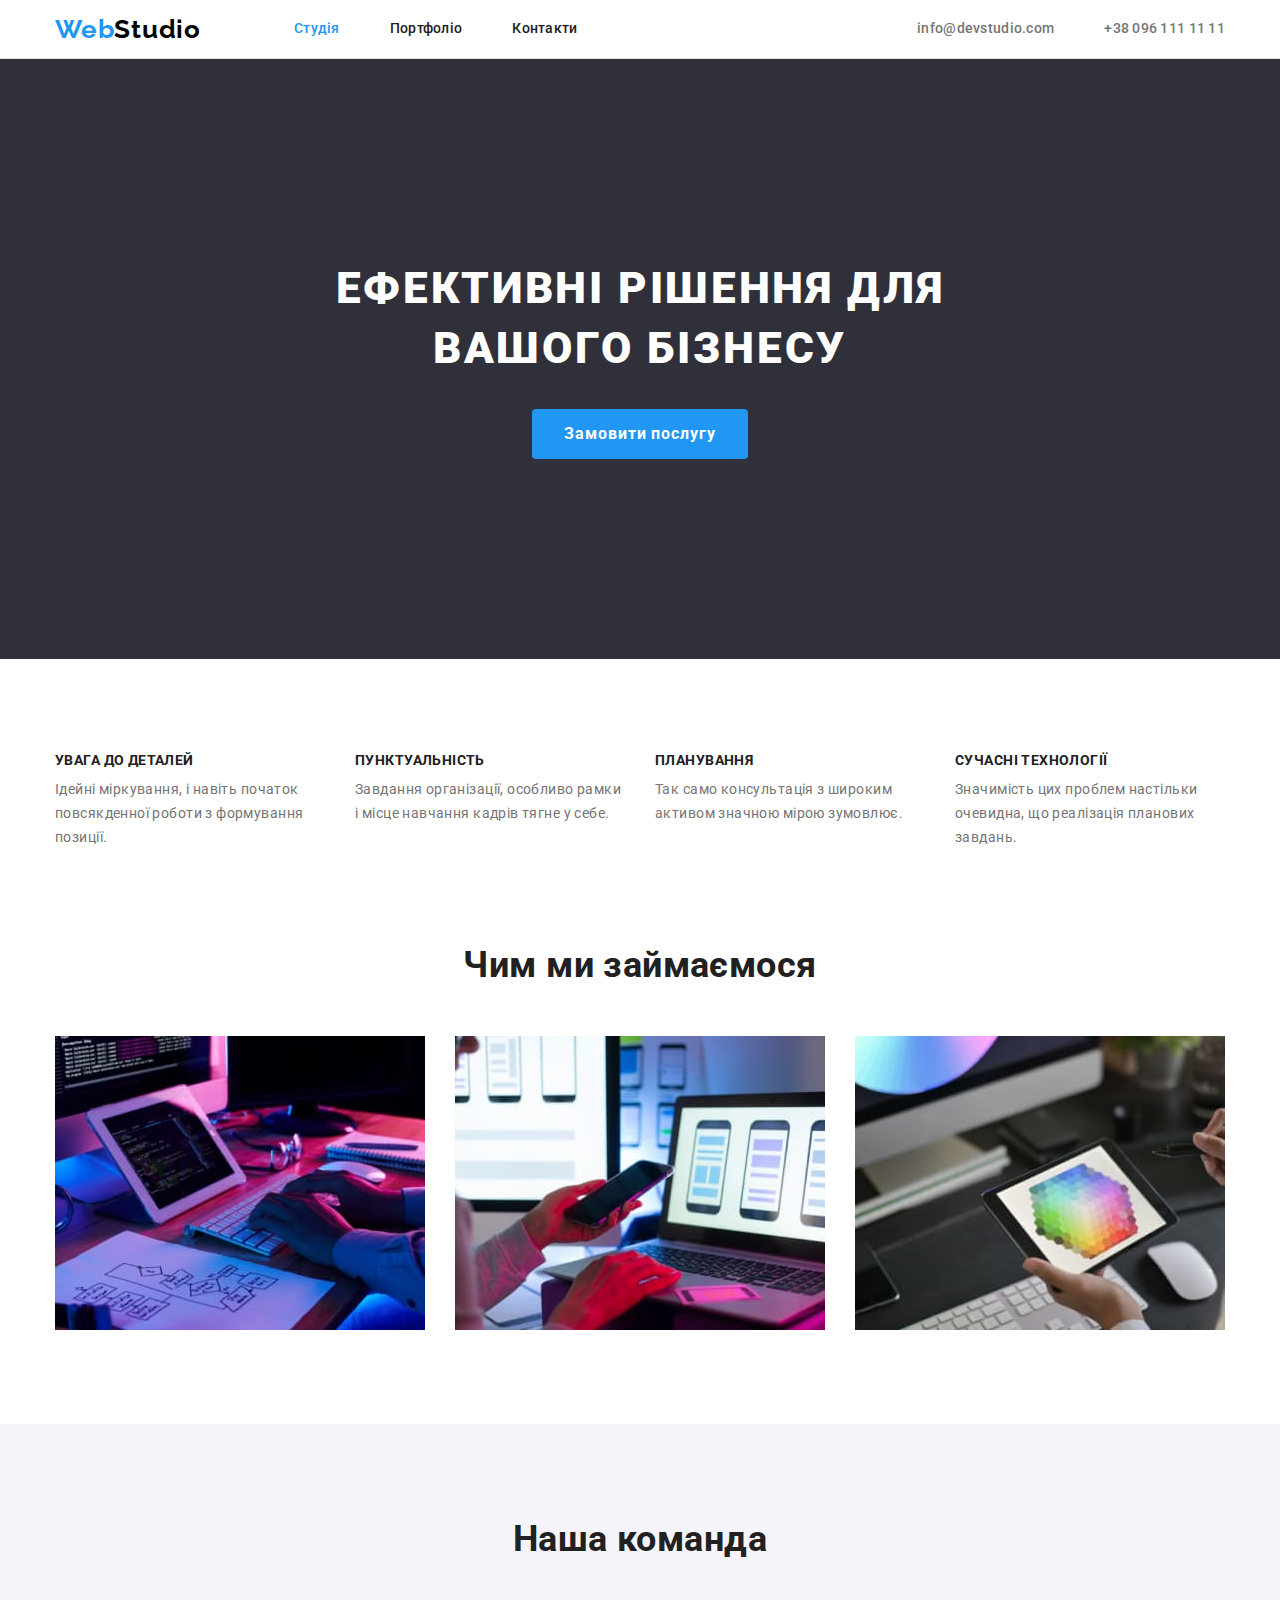
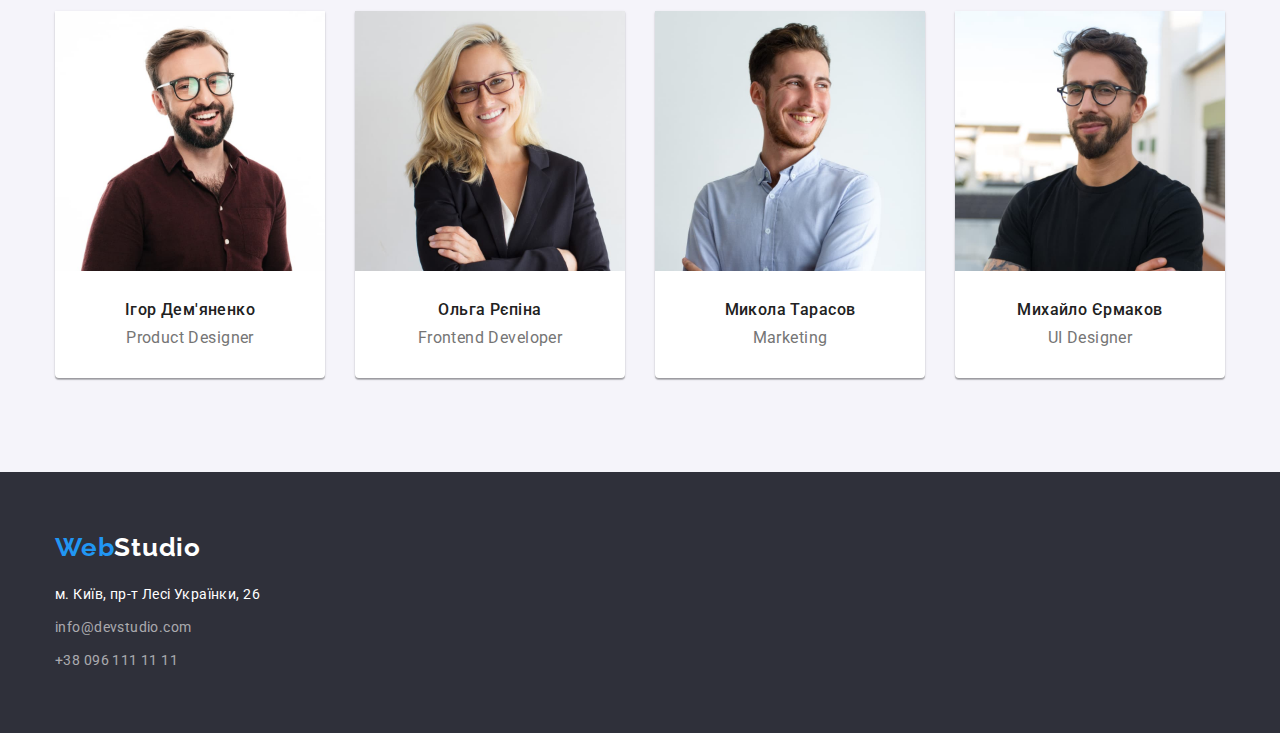
<file: index.html>
<!DOCTYPE html>
<html lang="en">
  <head>
    <meta charset="UTF-8" />
    <meta http-equiv="X-UA-Compatible" content="IE=edge" />
    <meta name="viewport" content="width=device-width, initial-scale=1.0" />
    <title>Document</title>
    <link rel="preconnect" href="https://fonts.googleapis.com" />
    <link rel="preconnect" href="https://fonts.gstatic.com" crossorigin />
    <link
      href="https://fonts.googleapis.com/css2?family=Raleway:wght@700&family=Roboto:wght@400;500;700;900&display=swap"
      rel="stylesheet"
    />
    <link
      rel="stylesheet"
      href="https://cdnjs.cloudflare.com/ajax/libs/modern-normalize/1.1.0/modern-normalize.min.css"
      integrity="sha512-wpPYUAdjBVSE4KJnH1VR1HeZfpl1ub8YT/NKx4PuQ5NmX2tKuGu6U/JRp5y+Y8XG2tV+wKQpNHVUX03MfMFn9Q=="
      crossorigin="anonymous"
      referrerpolicy="no-referrer"
    />

    <link rel="stylesheet" href="./css/styles.css" />
  </head>
  <body>
    <header class="header">
      <div class="container main-nav">
        <a href="./index.html" class="logo link">Web<span class="logo-header">Studio</span></a>

        <nav>
          <ul class="site-nav list">
            <li><a href="./index.html" class="nav-link link current">Студія</a></li>
            <li><a href="./portfolio.html" class="nav-link link">Портфоліо</a></li>
            <li><a href="/" class="nav-link link">Контакти</a></li>
          </ul>
        </nav>

        <ul class="contact-list-header list">
          <li>
            <a href="mailto:info@devstudio.com" class="header-contacts link">info@devstudio.com</a>
          </li>
          <li><a href="tel:+380961111111" class="header-contacts link">+38 096 111 11 11</a></li>
        </ul>
      </div>
    </header>

    <main>
      <section class="main section">
        <div class="container">
          <h1 class="main-title">Ефективні рішення для вашого бізнесу</h1>
          <button type="button" class="main-button">Замовити послугу</button>
        </div>
      </section>

      <section class="section">
        <div class="container">
          <h2 class="hidden-title">Особливості</h2>
          <ul class="list feature-list">
            <li class="feature-item">
              <h3 class="sub-title">УВАГА ДО ДЕТАЛЕЙ</h3>
              <p>Ідейні міркування, і навіть початок повсякденної роботи з формування позиції.</p>
            </li>
            <li class="feature-item">
              <h3 class="sub-title">ПУНКТУАЛЬНІСТЬ</h3>
              <p>Завдання організації, особливо рамки і місце навчання кадрів тягне у себе.</p>
            </li>
            <li class="feature-item">
              <h3 class="sub-title">ПЛАНУВАННЯ</h3>
              <p>Так само консультація з широким активом значною мірою зумовлює.</p>
            </li>
            <li class="feature-item">
              <h3 class="sub-title">СУЧАСНІ ТЕХНОЛОГІЇ</h3>
              <p>Значимість цих проблем настільки очевидна, що реалізація планових завдань.</p>
            </li>
          </ul>
        </div>
      </section>

      <section class="section occupation">
        <div class="container">
          <h2 class="secondary-title occupation-title">Чим ми займаємося</h2>
          <ul class="list occupation-list">
            <li class="occupation-item">
              <img src="./images/img1.jpg" alt="Друкування на клаві" width="370" />
            </li>
            <li class="occupation-item">
              <img src="./images/img2.jpg" alt="Телефон в руці" width="370" />
            </li>
            <li class="occupation-item">
              <img src="./images/img3.jpg" alt="Шестикутник на планшеті" width="370" />
            </li>
          </ul>
        </div>
      </section>
      <section class="section team">
        <div class="container">
          <h2 class="secondary-title team-title">Наша команда</h2>
          <ul class="list team-list">
            <li class="team-item">
              <img src="./images/img5.jpg" alt="Ігор" width="270" />
              <div class="team-info">
                <h3 class="team-surname">Ігор Дем'яненко</h3>
                <p class="team-description">Product Designer</p>
              </div>
            </li>
            <li class="team-item">
              <img src="./images/img6.jpg" alt="Ольга" width="270" />
              <div class="team-info">
                <h3 class="team-surname">Ольга Рєпіна</h3>
                <p class="team-description">Frontend Developer</p>
              </div>
            </li>
            <li class="team-item">
              <img src="./images/img7.jpg" alt="Микола" width="270" />
              <div class="team-info">
                <h3 class="team-surname">Микола Тарасов</h3>
                <p class="team-description">Marketing</p>
              </div>
            </li>
            <li class="team-item">
              <img src="./images/img8.jpg" alt="Михайло" width="270" />
              <div class="team-info">
                <h3 class="team-surname">Михайло Єрмаков</h3>
                <p class="team-description">UI Designer</p>
              </div>
            </li>
          </ul>
        </div>
      </section>
    </main>
    <footer class="footer">
      <div class="container">
        <a href="./index.html" class="logo link">Web<span class="logo-footer">Studio</span></a>
        <address>
          <ul class="footer-adress list">
            <li>
              <a href="https://goo.gl/maps/8aTKNNun7sEFTLPM9" class="adress-link link"
                >м. Київ, пр-т Лесі Українки, 26</a
              >
            </li>
            <li>
              <a href="mailto:info@devstudio.com" class="footer-contacts link"
                >info@devstudio.com</a
              >
            </li>
            <li><a href="tel:+380961111111" class="footer-contacts link">+38 096 111 11 11</a></li>
          </ul>
        </address>
      </div>
    </footer>
  </body>
</html>
</file>
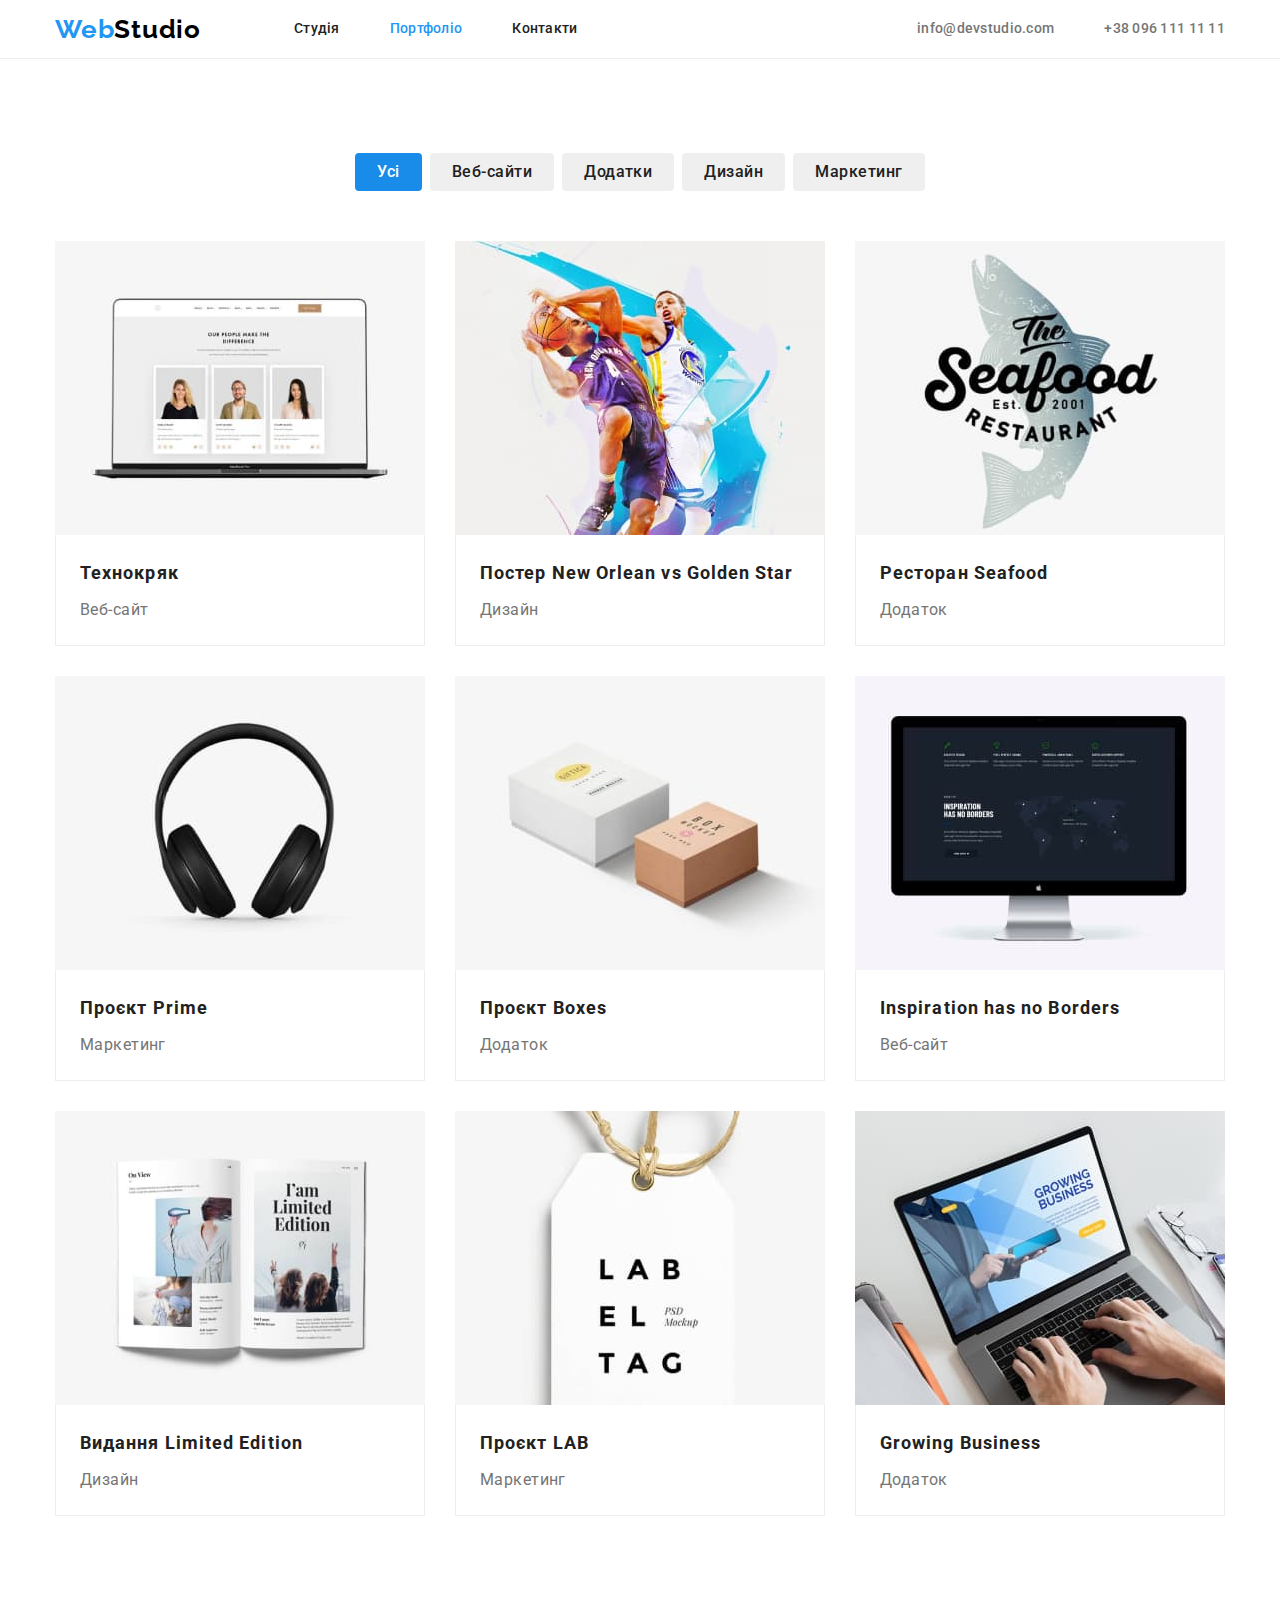
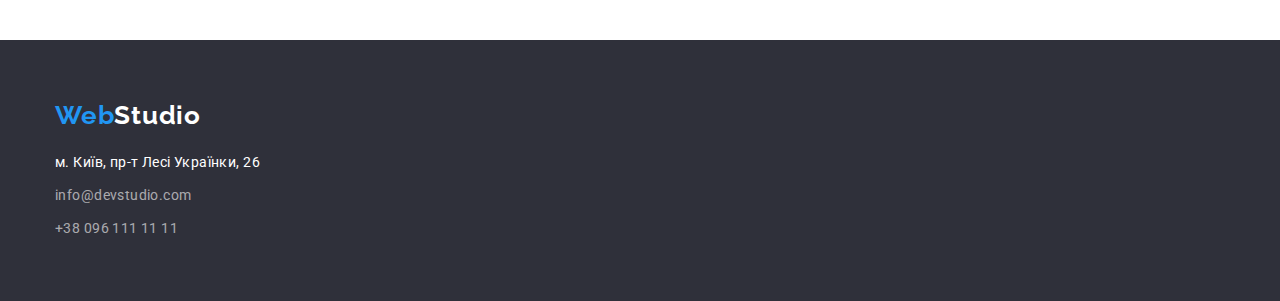
<file: portfolio.html>
<!DOCTYPE html>
<html lang="en">
  <head>
    <meta charset="UTF-8" />
    <meta http-equiv="X-UA-Compatible" content="IE=edge" />
    <meta name="viewport" content="width=device-width, initial-scale=1.0" />
    <title>Portfolio</title>
    <link rel="preconnect" href="https://fonts.googleapis.com" />
    <link rel="preconnect" href="https://fonts.gstatic.com" crossorigin />
    <link
      href="https://fonts.googleapis.com/css2?family=Raleway:wght@700&family=Roboto:wght@400;500;700;900&display=swap"
      rel="stylesheet"
    />
    <link
      rel="stylesheet"
      href="https://cdnjs.cloudflare.com/ajax/libs/modern-normalize/1.1.0/modern-normalize.min.css"
      integrity="sha512-wpPYUAdjBVSE4KJnH1VR1HeZfpl1ub8YT/NKx4PuQ5NmX2tKuGu6U/JRp5y+Y8XG2tV+wKQpNHVUX03MfMFn9Q=="
      crossorigin="anonymous"
      referrerpolicy="no-referrer"
    />
    <link rel="stylesheet" href="./css/styles.css" />
  </head>
  <body>
    <header class="header">
      <div class="container main-nav">
        <a href="./index.html" class="logo link">Web<span class="logo-header">Studio</span></a>

        <nav>
          <ul class="site-nav list">
            <li><a href="./index.html" class="nav-link link">Студія</a></li>
            <li><a href="./portfolio.html" class="nav-link link current">Портфоліо</a></li>
            <li><a href="/" class="nav-link link">Контакти</a></li>
          </ul>
        </nav>

        <ul class="contact-list-header list">
          <li>
            <a href="mailto:info@devstudio.com" class="header-contacts link">info@devstudio.com</a>
          </li>
          <li><a href="tel:+380961111111" class="header-contacts link">+38 096 111 11 11</a></li>
        </ul>
      </div>
    </header>

    <main>
      <section class="section">
        <div class="container">
          <h2 class="hidden-title">Портфоліо</h2>
          <ul class="list portfolio-nav">
            <li class="portfolio-item">
              <button type="button" class="portfolio-button current-button">Усі</button>
            </li>
            <li class="portfolio-item">
              <button type="button" class="portfolio-button">Веб-сайти</button>
            </li>
            <li class="portfolio-item">
              <button type="button" class="portfolio-button">Додатки</button>
            </li>
            <li class="portfolio-item">
              <button type="button" class="portfolio-button">Дизайн</button>
            </li>
            <li class="portfolio-item">
              <button type="button" class="portfolio-button portfolio-item">Маркетинг</button>
            </li>
          </ul>

          <ul class="list flex-container">
            <li class="flex-element">
              <img src="./images/img_9.jpg" alt="Технокряк" width="370" />
              <div class="product-info">
                <h3 class="product-title">Технокряк</h3>
                <p class="product-description">Веб-сайт</p>
              </div>
            </li>
            <li class="flex-element">
              <img src="./images/img10.jpg" alt="Постер New Orlean vs Golden Star" width="370" />
              <div class="product-info">
                <h3 class="product-title">Постер New Orlean vs Golden Star</h3>
                <p class="product-description">Дизайн</p>
              </div>
            </li>
            <li class="flex-element">
              <img src="./images/img11.jpg" alt="Ресторан Seafood" width="370" />
              <div class="product-info">
                <h3 class="product-title">Ресторан Seafood</h3>
                <p class="product-description">Додаток</p>
              </div>
            </li>
            <li class="flex-element">
              <img src="./images/img12.jpg" alt="Проєкт Prime" width="370" />
              <div class="product-info">
                <h3 class="product-title">Проєкт Prime</h3>
                <p class="product-description">Маркетинг</p>
              </div>
            </li>
            <li class="flex-element">
              <img src="./images/img13.jpg" alt="Проєкт Boxes" width="370" />
              <div class="product-info">
                <h3 class="product-title">Проєкт Boxes</h3>
                <p class="product-description">Додаток</p>
              </div>
            </li>
            <li class="flex-element">
              <img src="./images/img14.jpg" alt="Inspiration has no Borders" width="370" />
              <div class="product-info">
                <h3 class="product-title">Inspiration has no Borders</h3>
                <p class="product-description">Веб-сайт</p>
              </div>
            </li>
            <li class="flex-element">
              <img src="./images/img15.jpg" alt="Видання Limited Edition" width="370" />
              <div class="product-info">
                <h3 class="product-title">Видання Limited Edition</h3>
                <p class="product-description">Дизайн</p>
              </div>
            </li>
            <li class="flex-element">
              <img src="./images/img16.jpg" alt="Проєкт LAB" width="370" />
              <div class="product-info">
                <h3 class="product-title">Проєкт LAB</h3>
                <p class="product-description">Маркетинг</p>
              </div>
            </li>
            <li class="flex-element">
              <img src="./images/img17.jpg" alt="Growing Business" width="370" />
              <div class="product-info">
                <h3 class="product-title">Growing Business</h3>
                <p class="product-description">Додаток</p>
              </div>
            </li>
          </ul>
        </div>
      </section>
    </main>

    <footer class="footer">
      <div class="container">
        <a href="./index.html" class="logo link">Web<span class="logo-footer">Studio</span></a>
        <address>
          <ul class="footer-adress list">
            <li>
              <a href="https://goo.gl/maps/8aTKNNun7sEFTLPM9" class="adress-link link"
                >м. Київ, пр-т Лесі Українки, 26</a
              >
            </li>
            <li>
              <a href="mailto:info@devstudio.com" class="footer-contacts link"
                >info@devstudio.com</a
              >
            </li>
            <li><a href="tel:+380961111111" class="footer-contacts link">+38 096 111 11 11</a></li>
          </ul>
        </address>
      </div>
    </footer>
  </body>
</html>
</file>
<file: css/styles.css>
:root {
  --white-color: #ffffff;
  --main-text-color: #212121;
  --primary-color: #757575;
  --minority-color: rgba(255, 255, 255, 0.6);
  --background-dark: #2f303a;
  --background-light: #f5f4fa;
  --activecolor: #2196f3;
}

*,
*::before,
*::after {
  box-sizing: border-box;
}

body {
  font-family: 'Roboto', sans-serif;
  color: var(--primary-color);
  font-size: 14px;
  line-height: 1.71;
  letter-spacing: 0.03em;
  margin: 0;
}

a {
  text-decoration: none;
}

.list {
  margin: 0;
  padding: 0;
  list-style: none;
}

p,
h1,
h2,
h3,
h4 {
  margin: 0;
}

img {
  display: block;
}

/* header */

.link {
  text-decoration: none;
}

.section {
  padding: 94px 0;
}

.header {
  border-bottom: 1px solid #ececec;
}

.logo {
  font-family: 'Raleway';
  font-weight: 700;
  font-size: 26px;
  line-height: 1.19;
  letter-spacing: 0.03em;
  color: var(--activecolor);
}

.logo-header {
  color: #000;
}

.logo-footer {
  color: var(--white-color);
}

.site-nav {
  display: flex;
  margin-left: 93px;
}

.site-nav li:not(:last-child) {
  margin-right: 50px;
}

.nav-link {
  display: block;
  font-weight: 500;
  line-height: 1.14;
  letter-spacing: 0.02em;
  color: var(--main-text-color);
  padding-top: 21px;
  padding-bottom: 21px;
}

.current {
  color: var(--activecolor);
}

.header-contacts {
  font-weight: 500;
  line-height: 1.14;
  letter-spacing: 0.02em;
  color: var(--primary-color);
}

.contact-list-header li + li {
  margin-left: 50px;
}

.contact-list-header {
  display: flex;
  margin-left: auto;
}

/* main */

.main-nav {
  display: flex;
  align-items: center;
}

.main {
  background-color: var(--background-dark);
  padding: 200px 0;
}

.container {
  width: 100%;
  max-width: 1200px;
  padding-left: 15px;
  padding-right: 15px;
  margin: 0 auto;
}

.main-button {
  display: block;
  cursor: pointer;
  font-family: 'Roboto';
  font-weight: 700;
  font-size: 16px;
  line-height: 1.87;
  letter-spacing: 0.06em;
  color: var(--white-color);
  background-color: #2196f3;
  margin: 0 auto;
  padding: 10px 32px;
  border: none;
  border-radius: 4px;
}

.main-button:hover,
.main-button:focus {
  background-color: #188ce8;
}

/* features */

.occupation {
  padding-top: 0;
}

.hidden-title {
  position: absolute;
  width: 1px;
  height: 1px;
  margin: -1px;
  border: 0;
  padding: 0;

  white-space: nowrap;
  clip-path: inset(100%);
  clip: rect(0 0 0 0);
  overflow: hidden;
}

.feature-list {
  display: flex;
  flex-wrap: wrap;
}

.feature-list .feature-item {
  width: 270px;
}

.feature-item:not(:last-child) {
  margin-right: 30px;
}

.main-title {
  font-weight: 900;
  font-size: 44px;
  line-height: 1.36;
  text-align: center;
  letter-spacing: 0.06em;
  text-transform: uppercase;
  color: var(--white-color);
  width: 696px;
  margin: 0 auto 30px auto;
}

.secondary-title {
  font-size: 36px;
  line-height: 1.17;
  text-align: center;
  color: var(--main-text-color);
}

.sub-title {
  font-size: 14px;
  line-height: 1.14;
  letter-spacing: 0.03em;
  text-transform: uppercase;
  color: var(--main-text-color);
  margin-bottom: 10px;
}

/* occupation */

.occupation-title {
  margin-top: 0px;
  margin-bottom: 50px;
}

.occupation-list {
  display: flex;
}

.occupation-item:not(:last-child) {
  margin-right: 30px;
}

/* team */

.team {
  background-color: var(--background-light);
}

.team-title {
  margin-top: 0px;
  margin-bottom: 50px;
}

.team-list {
  display: flex;
}

.team-item {
  background-color: var(--white-color);
  box-shadow: 0px 1px 3px rgba(0, 0, 0, 0.12), 0px 1px 1px rgba(0, 0, 0, 0.14),
    0px 2px 1px rgba(0, 0, 0, 0.2);
  border-radius: 0px 0px 4px 4px;
}

.team-item:not(:last-child) {
  margin-right: 30px;
}

.team-info {
  padding: 30px 0;
}

.team-surname {
  font-weight: 500;
  font-size: 16px;
  line-height: 1.18;
  text-align: center;
  color: var(--main-text-color);
  margin-bottom: 10px;
}

.team-description {
  font-size: 16px;
  line-height: 1.18;
  text-align: center;
}

/* footer */

.footer-adress {
  font-style: normal;
  font-size: 14px;
  line-height: 1.71;
  letter-spacing: 0.03em;
}

.footer .logo {
  display: block;
  margin-bottom: 20px;
}

.footer-adress li:not(:last-child) {
  margin-bottom: 9px;
}

.adress-link {
  color: var(--white-color);
}

.footer-contacts {
  color: var(--minority-color);
}

.footer {
  background-color: var(--background-dark);
  padding: 60px 0;
}

.nav-link:hover,
.nav-link:focus,
.header-contacts:hover,
.header-contacts:focus,
.footer-adress:hover,
.footer-adress:focus,
.adress-link:hover,
.adress-link:focus,
.footer-contacts:hover,
.footer-contacts:focus {
  color: var(--activecolor);
}

/* portfolio */

.portfolio-nav {
  display: flex;
  align-items: center;
  justify-content: center;
  margin-bottom: 50px;
}

.portfolio-button {
  cursor: pointer;
  font-family: 'Roboto';
  font-weight: 500;
  font-size: 16px;
  line-height: 1.62;
  text-align: center;
  letter-spacing: 0.03em;
  color: var(--main-text-color);
  border: none;
  padding: 6px 22px;
  border-radius: 4px;
}

.portfolio-button:hover,
.portfolio-button:focus,
.current-button {
  color: var(--white-color);
  background-color: #188ce8;
}

.portfolio-item:not(:last-child) {
  margin-right: 8px;
}

.product-info {
  padding: 20px 24px;
  border: 1px solid #eeeeee;
  border-top: none;
}

.product-title {
  font-size: 18px;
  line-height: 2;
  letter-spacing: 0.06em;
  color: var(--main-text-color);
  margin-bottom: 4px;
}

.product-description {
  font-size: 16px;
  line-height: 1.88;
}

.flex-container {
  display: flex;
  flex-wrap: wrap;
}

.flex-element {
  width: calc((100% - 60px) / 3);
  margin-right: 30px;
  margin-bottom: 30px;
}

.flex-element:nth-child(3n) {
  margin-right: 0;
}

.flex-element {
  margin-right: 30px;
  margin-bottom: 30px;
}

.flex-element:nth-child(3n) {
  margin-right: 0;
}
.flex-element:nth-child(-n - 3) {
  margin-bottom: 0;
}
</file>
